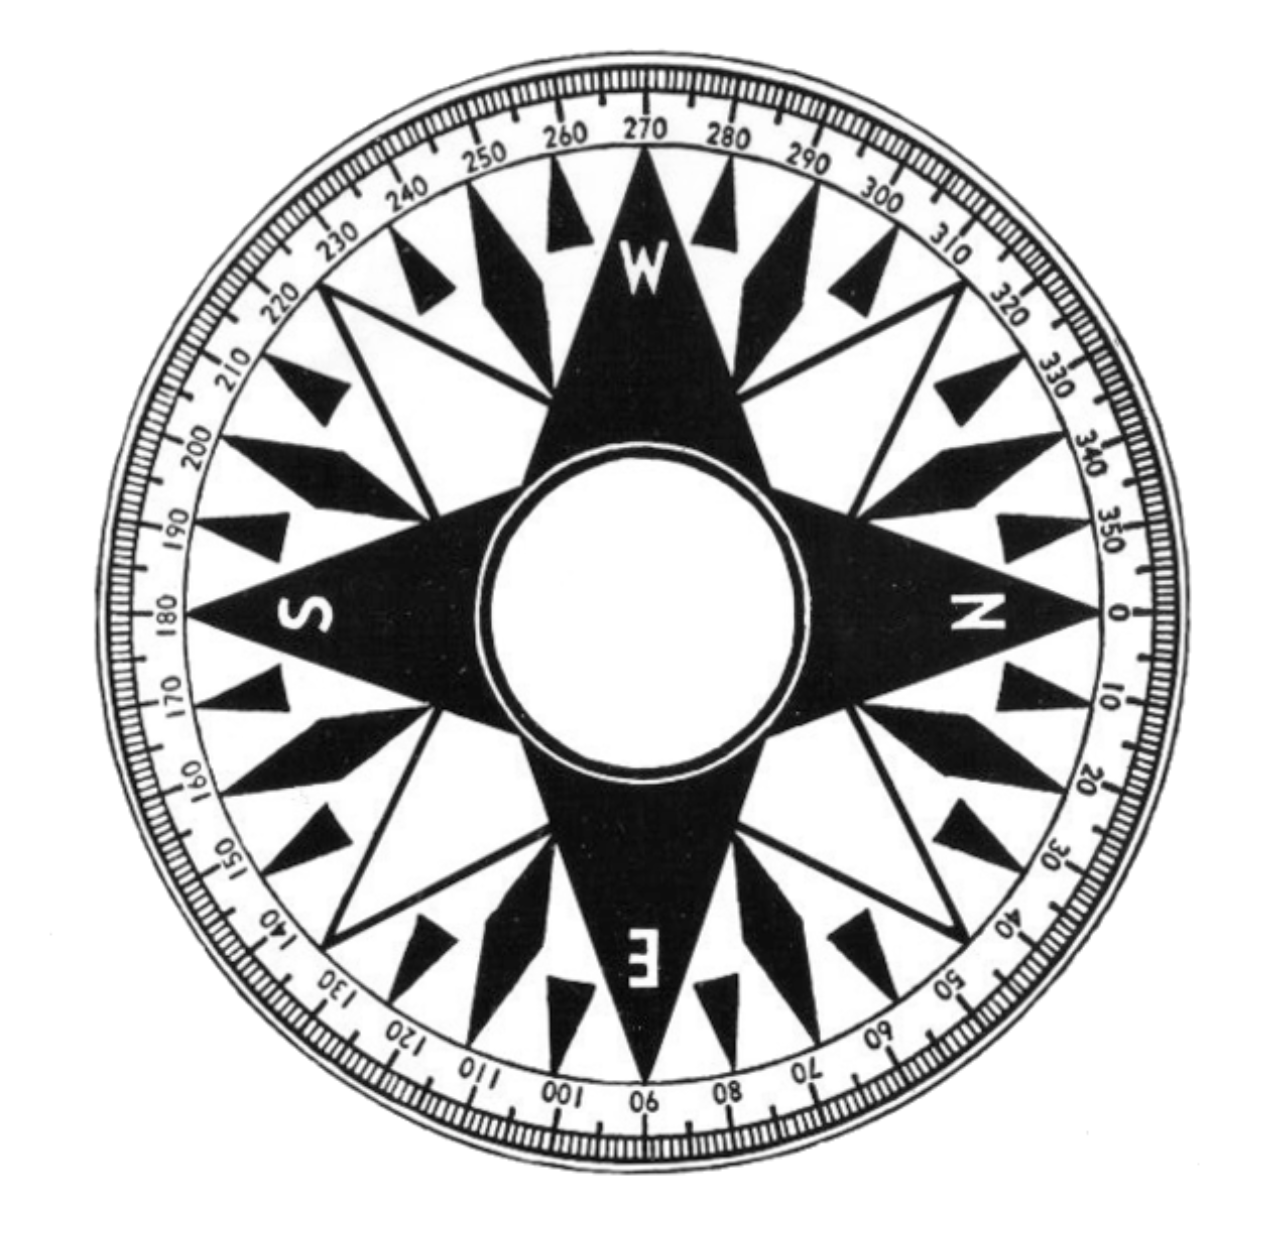
<file: Scroller/What every Browser knows about you_files/index.html>
<!-- saved from url=(0048)https://webkay.robinlinus.com/compass/index.html -->
<html><head><meta http-equiv="Content-Type" content="text/html; charset=UTF-8"></head><body onload="init()"><doctype html="">

  
    <style>
      #compass{
        width:100%;
        transform-origin: 50% 50%;
        -webkit-transform-origin: 50% 50%;
        -moz-transform-origin: 50% 50%;
      }
    </style>
    <script>
      function init() {
        var compass = document.getElementById('compass');
        if(window.DeviceOrientationEvent) {
  
          window.addEventListener('deviceorientation', function(event) {
                var alpha;
                //Check for iOS property
                if(event.webkitCompassHeading) {
                  alpha = event.webkitCompassHeading;
                  //Rotation is reversed for iOS
                  compass.style.WebkitTransform = 'rotate(-' + alpha + 'deg)';
                }
                //non iOS
                else {
                  alpha = event.alpha;
                  webkitAlpha = alpha;
                  if(!window.chrome) {
                    //Assume Android stock (this is crude, but good enough for our example) and apply offset
                    webkitAlpha = alpha-270;
                  }
                }

                compass.style.Transform = 'rotate(' + alpha + 'deg)';
                compass.style.WebkitTransform = 'rotate('+ webkitAlpha + 'deg)';
                //Rotation is reversed for FF
                compass.style.MozTransform = 'rotate(-' + alpha + 'deg)'; 
              }, false);
        }
      }
    </script>
  
  
    <div id="compassContainer">
      <img src="./compass.png" id="compass">
    </div>
  
</doctype></body></html>
</file>
